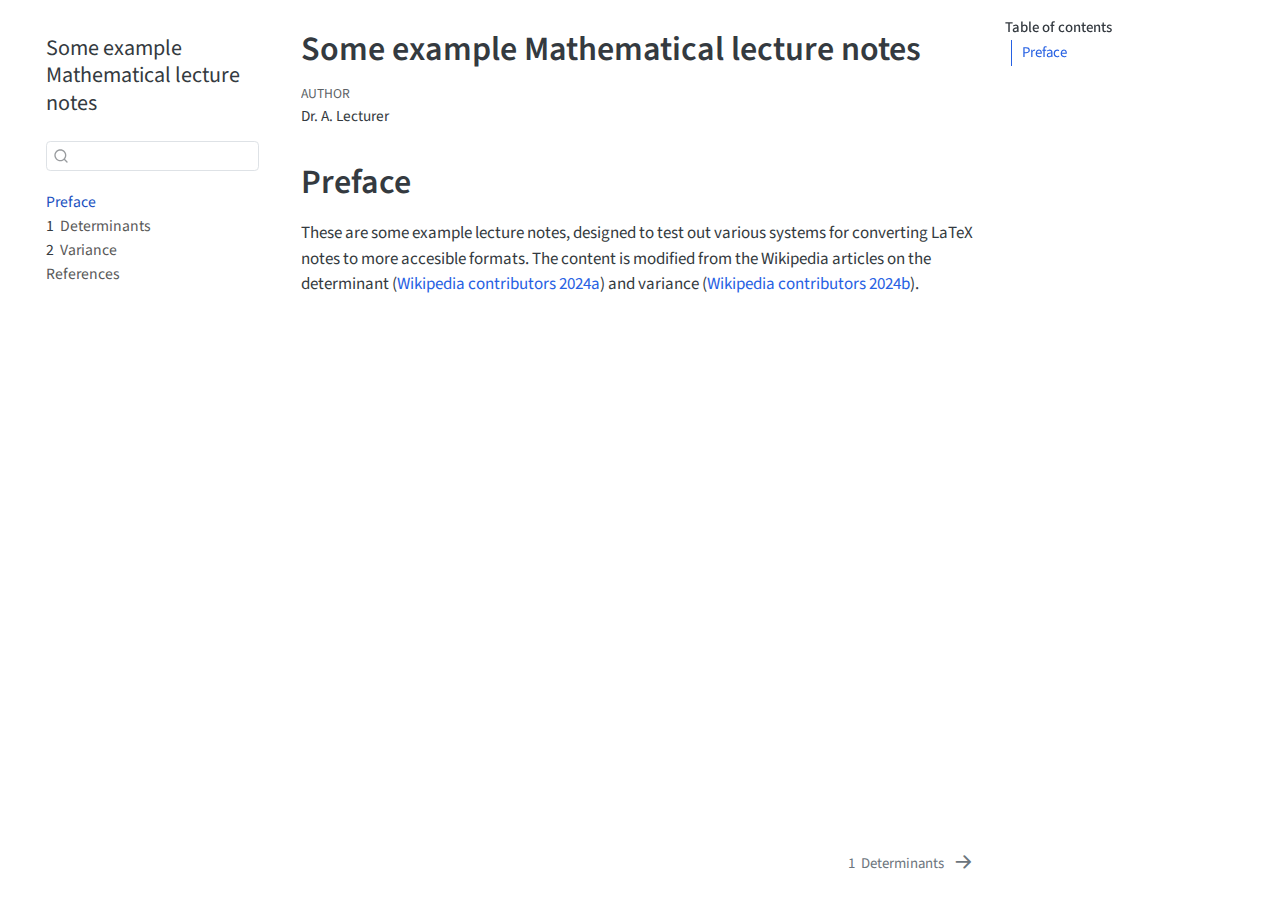
<file: index.html>
<!DOCTYPE html>
<html xmlns="http://www.w3.org/1999/xhtml" lang="en" xml:lang="en"><head>

<meta charset="utf-8">
<meta name="generator" content="quarto-1.4.550">

<meta name="viewport" content="width=device-width, initial-scale=1.0, user-scalable=yes">

<meta name="author" content="Dr.&nbsp;A. Lecturer">

<title>Some example Mathematical lecture notes</title>
<style>
code{white-space: pre-wrap;}
span.smallcaps{font-variant: small-caps;}
div.columns{display: flex; gap: min(4vw, 1.5em);}
div.column{flex: auto; overflow-x: auto;}
div.hanging-indent{margin-left: 1.5em; text-indent: -1.5em;}
ul.task-list{list-style: none;}
ul.task-list li input[type="checkbox"] {
  width: 0.8em;
  margin: 0 0.8em 0.2em -1em; /* quarto-specific, see https://github.com/quarto-dev/quarto-cli/issues/4556 */ 
  vertical-align: middle;
}
/* CSS for citations */
div.csl-bib-body { }
div.csl-entry {
  clear: both;
  margin-bottom: 0em;
}
.hanging-indent div.csl-entry {
  margin-left:2em;
  text-indent:-2em;
}
div.csl-left-margin {
  min-width:2em;
  float:left;
}
div.csl-right-inline {
  margin-left:2em;
  padding-left:1em;
}
div.csl-indent {
  margin-left: 2em;
}</style>


<script src="site_libs/quarto-nav/quarto-nav.js"></script>
<script src="site_libs/quarto-nav/headroom.min.js"></script>
<script src="site_libs/clipboard/clipboard.min.js"></script>
<script src="site_libs/quarto-search/autocomplete.umd.js"></script>
<script src="site_libs/quarto-search/fuse.min.js"></script>
<script src="site_libs/quarto-search/quarto-search.js"></script>
<meta name="quarto:offset" content="./">
<link href="./01-determinant.html" rel="next">
<script src="site_libs/quarto-html/quarto.js"></script>
<script src="site_libs/quarto-html/popper.min.js"></script>
<script src="site_libs/quarto-html/tippy.umd.min.js"></script>
<script src="site_libs/quarto-html/anchor.min.js"></script>
<link href="site_libs/quarto-html/tippy.css" rel="stylesheet">
<link href="site_libs/quarto-html/quarto-syntax-highlighting.css" rel="stylesheet" id="quarto-text-highlighting-styles">
<script src="site_libs/bootstrap/bootstrap.min.js"></script>
<link href="site_libs/bootstrap/bootstrap-icons.css" rel="stylesheet">
<link href="site_libs/bootstrap/bootstrap.min.css" rel="stylesheet" id="quarto-bootstrap" data-mode="light">
<script id="quarto-search-options" type="application/json">{
  "location": "sidebar",
  "copy-button": false,
  "collapse-after": 3,
  "panel-placement": "start",
  "type": "textbox",
  "limit": 50,
  "keyboard-shortcut": [
    "f",
    "/",
    "s"
  ],
  "show-item-context": false,
  "language": {
    "search-no-results-text": "No results",
    "search-matching-documents-text": "matching documents",
    "search-copy-link-title": "Copy link to search",
    "search-hide-matches-text": "Hide additional matches",
    "search-more-match-text": "more match in this document",
    "search-more-matches-text": "more matches in this document",
    "search-clear-button-title": "Clear",
    "search-text-placeholder": "",
    "search-detached-cancel-button-title": "Cancel",
    "search-submit-button-title": "Submit",
    "search-label": "Search"
  }
}</script>


</head>

<body class="nav-sidebar floating">

<div id="quarto-search-results"></div>
  <header id="quarto-header" class="headroom fixed-top">
  <nav class="quarto-secondary-nav">
    <div class="container-fluid d-flex">
      <button type="button" class="quarto-btn-toggle btn" data-bs-toggle="collapse" data-bs-target=".quarto-sidebar-collapse-item" aria-controls="quarto-sidebar" aria-expanded="false" aria-label="Toggle sidebar navigation" onclick="if (window.quartoToggleHeadroom) { window.quartoToggleHeadroom(); }">
        <i class="bi bi-layout-text-sidebar-reverse"></i>
      </button>
        <nav class="quarto-page-breadcrumbs" aria-label="breadcrumb"><ol class="breadcrumb"><li class="breadcrumb-item"><a href="./index.html">Preface</a></li></ol></nav>
        <a class="flex-grow-1" role="button" data-bs-toggle="collapse" data-bs-target=".quarto-sidebar-collapse-item" aria-controls="quarto-sidebar" aria-expanded="false" aria-label="Toggle sidebar navigation" onclick="if (window.quartoToggleHeadroom) { window.quartoToggleHeadroom(); }">      
        </a>
      <button type="button" class="btn quarto-search-button" aria-label="" onclick="window.quartoOpenSearch();">
        <i class="bi bi-search"></i>
      </button>
    </div>
  </nav>
</header>
<!-- content -->
<div id="quarto-content" class="quarto-container page-columns page-rows-contents page-layout-article">
<!-- sidebar -->
  <nav id="quarto-sidebar" class="sidebar collapse collapse-horizontal quarto-sidebar-collapse-item sidebar-navigation floating overflow-auto">
    <div class="pt-lg-2 mt-2 text-left sidebar-header">
    <div class="sidebar-title mb-0 py-0">
      <a href="./">Some example Mathematical lecture notes</a> 
    </div>
      </div>
        <div class="mt-2 flex-shrink-0 align-items-center">
        <div class="sidebar-search">
        <div id="quarto-search" class="" title="Search"></div>
        </div>
        </div>
    <div class="sidebar-menu-container"> 
    <ul class="list-unstyled mt-1">
        <li class="sidebar-item">
  <div class="sidebar-item-container"> 
  <a href="./index.html" class="sidebar-item-text sidebar-link active">
 <span class="menu-text">Preface</span></a>
  </div>
</li>
        <li class="sidebar-item">
  <div class="sidebar-item-container"> 
  <a href="./01-determinant.html" class="sidebar-item-text sidebar-link">
 <span class="menu-text"><span class="chapter-number">1</span>&nbsp; <span class="chapter-title">Determinants</span></span></a>
  </div>
</li>
        <li class="sidebar-item">
  <div class="sidebar-item-container"> 
  <a href="./02-variance.html" class="sidebar-item-text sidebar-link">
 <span class="menu-text"><span class="chapter-number">2</span>&nbsp; <span class="chapter-title">Variance</span></span></a>
  </div>
</li>
        <li class="sidebar-item">
  <div class="sidebar-item-container"> 
  <a href="./references.html" class="sidebar-item-text sidebar-link">
 <span class="menu-text">References</span></a>
  </div>
</li>
    </ul>
    </div>
</nav>
<div id="quarto-sidebar-glass" class="quarto-sidebar-collapse-item" data-bs-toggle="collapse" data-bs-target=".quarto-sidebar-collapse-item"></div>
<!-- margin-sidebar -->
    <div id="quarto-margin-sidebar" class="sidebar margin-sidebar">
        <nav id="TOC" role="doc-toc" class="toc-active">
    <h2 id="toc-title">Table of contents</h2>
   
  <ul>
  <li><a href="#preface" id="toc-preface" class="nav-link active" data-scroll-target="#preface">Preface</a></li>
  </ul>
</nav>
    </div>
<!-- main -->
<main class="content" id="quarto-document-content">

<header id="title-block-header" class="quarto-title-block default">
<div class="quarto-title">
<h1 class="title">Some example Mathematical lecture notes</h1>
</div>



<div class="quarto-title-meta">

    <div>
    <div class="quarto-title-meta-heading">Author</div>
    <div class="quarto-title-meta-contents">
             <p>Dr.&nbsp;A. Lecturer </p>
          </div>
  </div>
    
  
    
  </div>
  


</header>


<section id="preface" class="level1 unnumbered">
<h1 class="unnumbered">Preface</h1>
<p>These are some example lecture notes, designed to test out various systems for converting LaTeX notes to more accesible formats. The content is modified from the Wikipedia articles on the determinant <span class="citation" data-cites="Determinant">(<a href="references.html#ref-Determinant" role="doc-biblioref">Wikipedia contributors 2024a</a>)</span> and variance <span class="citation" data-cites="Variance">(<a href="references.html#ref-Variance" role="doc-biblioref">Wikipedia contributors 2024b</a>)</span>.</p>


<div id="refs" class="references csl-bib-body hanging-indent" data-entry-spacing="0" role="list" style="display: none">
<div id="ref-Determinant" class="csl-entry" role="listitem">
Wikipedia contributors. 2024a. <span>“Determinant — <span>Wikipedia</span><span>,</span> the Free Encyclopedia.”</span> <a href="https://en.wikipedia.org/w/index.php?title=Determinant&amp;oldid=1198074350">https://en.wikipedia.org/w/index.php?title=Determinant&amp;oldid=1198074350</a>.
</div>
<div id="ref-Variance" class="csl-entry" role="listitem">
———. 2024b. <span>“Variance — <span>Wikipedia</span><span>,</span> the Free Encyclopedia.”</span> <a href="https://en.wikipedia.org/w/index.php?title=Variance&amp;oldid=1209235371">https://en.wikipedia.org/w/index.php?title=Variance&amp;oldid=1209235371</a>.
</div>
</div>
</section>

</main> <!-- /main -->
<script id="quarto-html-after-body" type="application/javascript">
window.document.addEventListener("DOMContentLoaded", function (event) {
  const toggleBodyColorMode = (bsSheetEl) => {
    const mode = bsSheetEl.getAttribute("data-mode");
    const bodyEl = window.document.querySelector("body");
    if (mode === "dark") {
      bodyEl.classList.add("quarto-dark");
      bodyEl.classList.remove("quarto-light");
    } else {
      bodyEl.classList.add("quarto-light");
      bodyEl.classList.remove("quarto-dark");
    }
  }
  const toggleBodyColorPrimary = () => {
    const bsSheetEl = window.document.querySelector("link#quarto-bootstrap");
    if (bsSheetEl) {
      toggleBodyColorMode(bsSheetEl);
    }
  }
  toggleBodyColorPrimary();  
  const icon = "";
  const anchorJS = new window.AnchorJS();
  anchorJS.options = {
    placement: 'right',
    icon: icon
  };
  anchorJS.add('.anchored');
  const isCodeAnnotation = (el) => {
    for (const clz of el.classList) {
      if (clz.startsWith('code-annotation-')) {                     
        return true;
      }
    }
    return false;
  }
  const clipboard = new window.ClipboardJS('.code-copy-button', {
    text: function(trigger) {
      const codeEl = trigger.previousElementSibling.cloneNode(true);
      for (const childEl of codeEl.children) {
        if (isCodeAnnotation(childEl)) {
          childEl.remove();
        }
      }
      return codeEl.innerText;
    }
  });
  clipboard.on('success', function(e) {
    // button target
    const button = e.trigger;
    // don't keep focus
    button.blur();
    // flash "checked"
    button.classList.add('code-copy-button-checked');
    var currentTitle = button.getAttribute("title");
    button.setAttribute("title", "Copied!");
    let tooltip;
    if (window.bootstrap) {
      button.setAttribute("data-bs-toggle", "tooltip");
      button.setAttribute("data-bs-placement", "left");
      button.setAttribute("data-bs-title", "Copied!");
      tooltip = new bootstrap.Tooltip(button, 
        { trigger: "manual", 
          customClass: "code-copy-button-tooltip",
          offset: [0, -8]});
      tooltip.show();    
    }
    setTimeout(function() {
      if (tooltip) {
        tooltip.hide();
        button.removeAttribute("data-bs-title");
        button.removeAttribute("data-bs-toggle");
        button.removeAttribute("data-bs-placement");
      }
      button.setAttribute("title", currentTitle);
      button.classList.remove('code-copy-button-checked');
    }, 1000);
    // clear code selection
    e.clearSelection();
  });
  function tippyHover(el, contentFn, onTriggerFn, onUntriggerFn) {
    const config = {
      allowHTML: true,
      maxWidth: 500,
      delay: 100,
      arrow: false,
      appendTo: function(el) {
          return el.parentElement;
      },
      interactive: true,
      interactiveBorder: 10,
      theme: 'quarto',
      placement: 'bottom-start',
    };
    if (contentFn) {
      config.content = contentFn;
    }
    if (onTriggerFn) {
      config.onTrigger = onTriggerFn;
    }
    if (onUntriggerFn) {
      config.onUntrigger = onUntriggerFn;
    }
    window.tippy(el, config); 
  }
  const noterefs = window.document.querySelectorAll('a[role="doc-noteref"]');
  for (var i=0; i<noterefs.length; i++) {
    const ref = noterefs[i];
    tippyHover(ref, function() {
      // use id or data attribute instead here
      let href = ref.getAttribute('data-footnote-href') || ref.getAttribute('href');
      try { href = new URL(href).hash; } catch {}
      const id = href.replace(/^#\/?/, "");
      const note = window.document.getElementById(id);
      return note.innerHTML;
    });
  }
  const xrefs = window.document.querySelectorAll('a.quarto-xref');
  const processXRef = (id, note) => {
    // Strip column container classes
    const stripColumnClz = (el) => {
      el.classList.remove("page-full", "page-columns");
      if (el.children) {
        for (const child of el.children) {
          stripColumnClz(child);
        }
      }
    }
    stripColumnClz(note)
    if (id === null || id.startsWith('sec-')) {
      // Special case sections, only their first couple elements
      const container = document.createElement("div");
      if (note.children && note.children.length > 2) {
        container.appendChild(note.children[0].cloneNode(true));
        for (let i = 1; i < note.children.length; i++) {
          const child = note.children[i];
          if (child.tagName === "P" && child.innerText === "") {
            continue;
          } else {
            container.appendChild(child.cloneNode(true));
            break;
          }
        }
        if (window.Quarto?.typesetMath) {
          window.Quarto.typesetMath(container);
        }
        return container.innerHTML
      } else {
        if (window.Quarto?.typesetMath) {
          window.Quarto.typesetMath(note);
        }
        return note.innerHTML;
      }
    } else {
      // Remove any anchor links if they are present
      const anchorLink = note.querySelector('a.anchorjs-link');
      if (anchorLink) {
        anchorLink.remove();
      }
      if (window.Quarto?.typesetMath) {
        window.Quarto.typesetMath(note);
      }
      // TODO in 1.5, we should make sure this works without a callout special case
      if (note.classList.contains("callout")) {
        return note.outerHTML;
      } else {
        return note.innerHTML;
      }
    }
  }
  for (var i=0; i<xrefs.length; i++) {
    const xref = xrefs[i];
    tippyHover(xref, undefined, function(instance) {
      instance.disable();
      let url = xref.getAttribute('href');
      let hash = undefined; 
      if (url.startsWith('#')) {
        hash = url;
      } else {
        try { hash = new URL(url).hash; } catch {}
      }
      if (hash) {
        const id = hash.replace(/^#\/?/, "");
        const note = window.document.getElementById(id);
        if (note !== null) {
          try {
            const html = processXRef(id, note.cloneNode(true));
            instance.setContent(html);
          } finally {
            instance.enable();
            instance.show();
          }
        } else {
          // See if we can fetch this
          fetch(url.split('#')[0])
          .then(res => res.text())
          .then(html => {
            const parser = new DOMParser();
            const htmlDoc = parser.parseFromString(html, "text/html");
            const note = htmlDoc.getElementById(id);
            if (note !== null) {
              const html = processXRef(id, note);
              instance.setContent(html);
            } 
          }).finally(() => {
            instance.enable();
            instance.show();
          });
        }
      } else {
        // See if we can fetch a full url (with no hash to target)
        // This is a special case and we should probably do some content thinning / targeting
        fetch(url)
        .then(res => res.text())
        .then(html => {
          const parser = new DOMParser();
          const htmlDoc = parser.parseFromString(html, "text/html");
          const note = htmlDoc.querySelector('main.content');
          if (note !== null) {
            // This should only happen for chapter cross references
            // (since there is no id in the URL)
            // remove the first header
            if (note.children.length > 0 && note.children[0].tagName === "HEADER") {
              note.children[0].remove();
            }
            const html = processXRef(null, note);
            instance.setContent(html);
          } 
        }).finally(() => {
          instance.enable();
          instance.show();
        });
      }
    }, function(instance) {
    });
  }
      let selectedAnnoteEl;
      const selectorForAnnotation = ( cell, annotation) => {
        let cellAttr = 'data-code-cell="' + cell + '"';
        let lineAttr = 'data-code-annotation="' +  annotation + '"';
        const selector = 'span[' + cellAttr + '][' + lineAttr + ']';
        return selector;
      }
      const selectCodeLines = (annoteEl) => {
        const doc = window.document;
        const targetCell = annoteEl.getAttribute("data-target-cell");
        const targetAnnotation = annoteEl.getAttribute("data-target-annotation");
        const annoteSpan = window.document.querySelector(selectorForAnnotation(targetCell, targetAnnotation));
        const lines = annoteSpan.getAttribute("data-code-lines").split(",");
        const lineIds = lines.map((line) => {
          return targetCell + "-" + line;
        })
        let top = null;
        let height = null;
        let parent = null;
        if (lineIds.length > 0) {
            //compute the position of the single el (top and bottom and make a div)
            const el = window.document.getElementById(lineIds[0]);
            top = el.offsetTop;
            height = el.offsetHeight;
            parent = el.parentElement.parentElement;
          if (lineIds.length > 1) {
            const lastEl = window.document.getElementById(lineIds[lineIds.length - 1]);
            const bottom = lastEl.offsetTop + lastEl.offsetHeight;
            height = bottom - top;
          }
          if (top !== null && height !== null && parent !== null) {
            // cook up a div (if necessary) and position it 
            let div = window.document.getElementById("code-annotation-line-highlight");
            if (div === null) {
              div = window.document.createElement("div");
              div.setAttribute("id", "code-annotation-line-highlight");
              div.style.position = 'absolute';
              parent.appendChild(div);
            }
            div.style.top = top - 2 + "px";
            div.style.height = height + 4 + "px";
            div.style.left = 0;
            let gutterDiv = window.document.getElementById("code-annotation-line-highlight-gutter");
            if (gutterDiv === null) {
              gutterDiv = window.document.createElement("div");
              gutterDiv.setAttribute("id", "code-annotation-line-highlight-gutter");
              gutterDiv.style.position = 'absolute';
              const codeCell = window.document.getElementById(targetCell);
              const gutter = codeCell.querySelector('.code-annotation-gutter');
              gutter.appendChild(gutterDiv);
            }
            gutterDiv.style.top = top - 2 + "px";
            gutterDiv.style.height = height + 4 + "px";
          }
          selectedAnnoteEl = annoteEl;
        }
      };
      const unselectCodeLines = () => {
        const elementsIds = ["code-annotation-line-highlight", "code-annotation-line-highlight-gutter"];
        elementsIds.forEach((elId) => {
          const div = window.document.getElementById(elId);
          if (div) {
            div.remove();
          }
        });
        selectedAnnoteEl = undefined;
      };
        // Handle positioning of the toggle
    window.addEventListener(
      "resize",
      throttle(() => {
        elRect = undefined;
        if (selectedAnnoteEl) {
          selectCodeLines(selectedAnnoteEl);
        }
      }, 10)
    );
    function throttle(fn, ms) {
    let throttle = false;
    let timer;
      return (...args) => {
        if(!throttle) { // first call gets through
            fn.apply(this, args);
            throttle = true;
        } else { // all the others get throttled
            if(timer) clearTimeout(timer); // cancel #2
            timer = setTimeout(() => {
              fn.apply(this, args);
              timer = throttle = false;
            }, ms);
        }
      };
    }
      // Attach click handler to the DT
      const annoteDls = window.document.querySelectorAll('dt[data-target-cell]');
      for (const annoteDlNode of annoteDls) {
        annoteDlNode.addEventListener('click', (event) => {
          const clickedEl = event.target;
          if (clickedEl !== selectedAnnoteEl) {
            unselectCodeLines();
            const activeEl = window.document.querySelector('dt[data-target-cell].code-annotation-active');
            if (activeEl) {
              activeEl.classList.remove('code-annotation-active');
            }
            selectCodeLines(clickedEl);
            clickedEl.classList.add('code-annotation-active');
          } else {
            // Unselect the line
            unselectCodeLines();
            clickedEl.classList.remove('code-annotation-active');
          }
        });
      }
  const findCites = (el) => {
    const parentEl = el.parentElement;
    if (parentEl) {
      const cites = parentEl.dataset.cites;
      if (cites) {
        return {
          el,
          cites: cites.split(' ')
        };
      } else {
        return findCites(el.parentElement)
      }
    } else {
      return undefined;
    }
  };
  var bibliorefs = window.document.querySelectorAll('a[role="doc-biblioref"]');
  for (var i=0; i<bibliorefs.length; i++) {
    const ref = bibliorefs[i];
    const citeInfo = findCites(ref);
    if (citeInfo) {
      tippyHover(citeInfo.el, function() {
        var popup = window.document.createElement('div');
        citeInfo.cites.forEach(function(cite) {
          var citeDiv = window.document.createElement('div');
          citeDiv.classList.add('hanging-indent');
          citeDiv.classList.add('csl-entry');
          var biblioDiv = window.document.getElementById('ref-' + cite);
          if (biblioDiv) {
            citeDiv.innerHTML = biblioDiv.innerHTML;
          }
          popup.appendChild(citeDiv);
        });
        return popup.innerHTML;
      });
    }
  }
});
</script>
<nav class="page-navigation">
  <div class="nav-page nav-page-previous">
  </div>
  <div class="nav-page nav-page-next">
      <a href="./01-determinant.html" class="pagination-link" aria-label="Determinants">
        <span class="nav-page-text"><span class="chapter-number">1</span>&nbsp; <span class="chapter-title">Determinants</span></span> <i class="bi bi-arrow-right-short"></i>
      </a>
  </div>
</nav>
</div> <!-- /content -->




</body></html>
</file>
<file: site_libs/quarto-html/tippy.css>
.tippy-box[data-animation=fade][data-state=hidden]{opacity:0}[data-tippy-root]{max-width:calc(100vw - 10px)}.tippy-box{position:relative;background-color:#333;color:#fff;border-radius:4px;font-size:14px;line-height:1.4;white-space:normal;outline:0;transition-property:transform,visibility,opacity}.tippy-box[data-placement^=top]>.tippy-arrow{bottom:0}.tippy-box[data-placement^=top]>.tippy-arrow:before{bottom:-7px;left:0;border-width:8px 8px 0;border-top-color:initial;transform-origin:center top}.tippy-box[data-placement^=bottom]>.tippy-arrow{top:0}.tippy-box[data-placement^=bottom]>.tippy-arrow:before{top:-7px;left:0;border-width:0 8px 8px;border-bottom-color:initial;transform-origin:center bottom}.tippy-box[data-placement^=left]>.tippy-arrow{right:0}.tippy-box[data-placement^=left]>.tippy-arrow:before{border-width:8px 0 8px 8px;border-left-color:initial;right:-7px;transform-origin:center left}.tippy-box[data-placement^=right]>.tippy-arrow{left:0}.tippy-box[data-placement^=right]>.tippy-arrow:before{left:-7px;border-width:8px 8px 8px 0;border-right-color:initial;transform-origin:center right}.tippy-box[data-inertia][data-state=visible]{transition-timing-function:cubic-bezier(.54,1.5,.38,1.11)}.tippy-arrow{width:16px;height:16px;color:#333}.tippy-arrow:before{content:"";position:absolute;border-color:transparent;border-style:solid}.tippy-content{position:relative;padding:5px 9px;z-index:1}
</file>
<file: site_libs/quarto-html/quarto-syntax-highlighting.css>
/* quarto syntax highlight colors */
:root {
  --quarto-hl-ot-color: #003B4F;
  --quarto-hl-at-color: #657422;
  --quarto-hl-ss-color: #20794D;
  --quarto-hl-an-color: #5E5E5E;
  --quarto-hl-fu-color: #4758AB;
  --quarto-hl-st-color: #20794D;
  --quarto-hl-cf-color: #003B4F;
  --quarto-hl-op-color: #5E5E5E;
  --quarto-hl-er-color: #AD0000;
  --quarto-hl-bn-color: #AD0000;
  --quarto-hl-al-color: #AD0000;
  --quarto-hl-va-color: #111111;
  --quarto-hl-bu-color: inherit;
  --quarto-hl-ex-color: inherit;
  --quarto-hl-pp-color: #AD0000;
  --quarto-hl-in-color: #5E5E5E;
  --quarto-hl-vs-color: #20794D;
  --quarto-hl-wa-color: #5E5E5E;
  --quarto-hl-do-color: #5E5E5E;
  --quarto-hl-im-color: #00769E;
  --quarto-hl-ch-color: #20794D;
  --quarto-hl-dt-color: #AD0000;
  --quarto-hl-fl-color: #AD0000;
  --quarto-hl-co-color: #5E5E5E;
  --quarto-hl-cv-color: #5E5E5E;
  --quarto-hl-cn-color: #8f5902;
  --quarto-hl-sc-color: #5E5E5E;
  --quarto-hl-dv-color: #AD0000;
  --quarto-hl-kw-color: #003B4F;
}

/* other quarto variables */
:root {
  --quarto-font-monospace: SFMono-Regular, Menlo, Monaco, Consolas, "Liberation Mono", "Courier New", monospace;
}

pre > code.sourceCode > span {
  color: #003B4F;
}

code span {
  color: #003B4F;
}

code.sourceCode > span {
  color: #003B4F;
}

div.sourceCode,
div.sourceCode pre.sourceCode {
  color: #003B4F;
}

code span.ot {
  color: #003B4F;
  font-style: inherit;
}

code span.at {
  color: #657422;
  font-style: inherit;
}

code span.ss {
  color: #20794D;
  font-style: inherit;
}

code span.an {
  color: #5E5E5E;
  font-style: inherit;
}

code span.fu {
  color: #4758AB;
  font-style: inherit;
}

code span.st {
  color: #20794D;
  font-style: inherit;
}

code span.cf {
  color: #003B4F;
  font-style: inherit;
}

code span.op {
  color: #5E5E5E;
  font-style: inherit;
}

code span.er {
  color: #AD0000;
  font-style: inherit;
}

code span.bn {
  color: #AD0000;
  font-style: inherit;
}

code span.al {
  color: #AD0000;
  font-style: inherit;
}

code span.va {
  color: #111111;
  font-style: inherit;
}

code span.bu {
  font-style: inherit;
}

code span.ex {
  font-style: inherit;
}

code span.pp {
  color: #AD0000;
  font-style: inherit;
}

code span.in {
  color: #5E5E5E;
  font-style: inherit;
}

code span.vs {
  color: #20794D;
  font-style: inherit;
}

code span.wa {
  color: #5E5E5E;
  font-style: italic;
}

code span.do {
  color: #5E5E5E;
  font-style: italic;
}

code span.im {
  color: #00769E;
  font-style: inherit;
}

code span.ch {
  color: #20794D;
  font-style: inherit;
}

code span.dt {
  color: #AD0000;
  font-style: inherit;
}

code span.fl {
  color: #AD0000;
  font-style: inherit;
}

code span.co {
  color: #5E5E5E;
  font-style: inherit;
}

code span.cv {
  color: #5E5E5E;
  font-style: italic;
}

code span.cn {
  color: #8f5902;
  font-style: inherit;
}

code span.sc {
  color: #5E5E5E;
  font-style: inherit;
}

code span.dv {
  color: #AD0000;
  font-style: inherit;
}

code span.kw {
  color: #003B4F;
  font-style: inherit;
}

.prevent-inlining {
  content: "</";
}

/*# sourceMappingURL=debc5d5d77c3f9108843748ff7464032.css.map */
</file>
